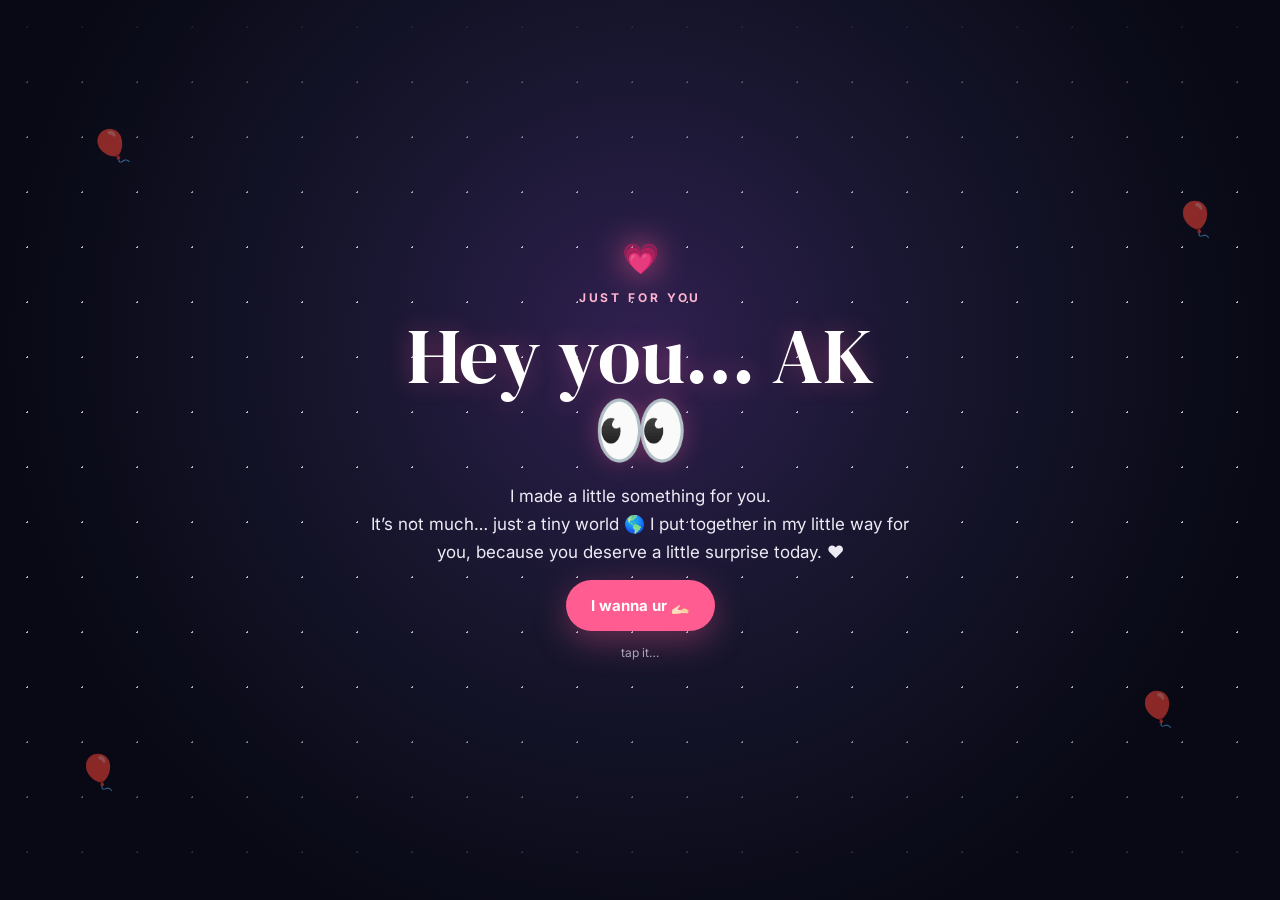
<file: public/page1-preview.html>
<!doctype html>
<html lang="en">
<head>
<meta charset="utf-8">
<meta name="viewport" content="width=device-width,initial-scale=1,viewport-fit=cover">
<title>Page 1 Interaction Preview 💗</title>
<link rel="preconnect" href="https://fonts.googleapis.com">
<link rel="preconnect" href="https://fonts.gstatic.com" crossorigin>
<link href="https://fonts.googleapis.com/css2?family=DM+Serif+Display&family=Inter:wght@500;600;700&display=swap" rel="stylesheet">
<style>
*{box-sizing:border-box}html,body{margin:0;min-height:100%;font-family:Inter,sans-serif;background:#080914;color:#fff;overflow:hidden}body{min-height:100svh}.screen{min-height:100svh;position:relative;display:flex;align-items:center;justify-content:center;text-align:center;padding:28px;overflow:hidden;background:radial-gradient(circle at 50% 38%,#302050 0,#17162e 35%,#080914 75%)}.stars{position:absolute;inset:0;opacity:.7;background-image:radial-gradient(#fff 1px,transparent 1px);background-size:55px 55px;mask-image:linear-gradient(to bottom,transparent,#000 25%,#000 75%,transparent)}.content{position:relative;z-index:3;width:min(92vw,540px);display:flex;flex-direction:column;align-items:center;gap:14px}.kicker{font-size:12px;letter-spacing:.24em;font-weight:700;color:#ffb4d0}.heart{font-size:30px;filter:drop-shadow(0 0 16px #ff5d91);animation:float 2.8s ease-in-out infinite}.title{font-family:'DM Serif Display',serif;font-size:clamp(48px,14vw,78px);font-weight:400;line-height:.95;margin:0;color:#fff;text-shadow:0 0 24px rgba(255,93,145,.32)}.copy{font-size:17px;line-height:1.65;color:#eeeaf5;margin:0}.btn{border:0;border-radius:999px;padding:16px 25px;font:700 15px Inter,sans-serif;color:#fff;background:#ff5d91;box-shadow:0 10px 34px rgba(255,93,145,.35);cursor:pointer;transition:transform .16s,box-shadow .16s}.btn:active{transform:scale(.94)}.hint{font-size:12px;color:#aaa6b8}.hand-scene{display:none;position:absolute;inset:0;z-index:5;align-items:center;justify-content:flex-end;flex-direction:column;padding-bottom:14svh;background:radial-gradient(circle at 50% 55%,#3a244e 0,#17162e 40%,#080914 82%);opacity:0;transform:scale(1.02);transition:opacity .45s,transform .7s}.hand-scene.show{display:flex;opacity:1;transform:scale(1)}.waiting{font-family:'DM Serif Display',serif;font-size:clamp(32px,8vw,48px);margin:0 0 5px;text-shadow:0 0 20px rgba(255,93,145,.28);opacity:0;transform:translateY(10px);transition:.7s .35s}.show .waiting{opacity:1;transform:none}.closer{font-size:13px;color:#bdb7c8;letter-spacing:.04em;opacity:0;transition:.7s .55s}.show .closer{opacity:1}.hand{font-size:clamp(105px,31vw,180px);line-height:1;margin-top:18px;filter:drop-shadow(0 0 18px rgba(255,110,160,.3));animation:breathe 2.2s ease-in-out infinite;cursor:pointer;user-select:none;transform-origin:50% 100%}.touch{position:absolute;width:28px;height:28px;border:2px solid #ffb4d0;border-radius:50%;left:50%;bottom:24svh;transform:translate(-50%,50%) scale(.4);opacity:0}.show .touch{animation:ripple 2.2s ease-out 1s infinite}.particles{position:absolute;inset:0;pointer-events:none}.p{position:absolute;font-size:18px;opacity:0;animation:rise 3.2s linear infinite}.p:nth-child(1){left:15%;bottom:15%;animation-delay:.2s}.p:nth-child(2){left:76%;bottom:12%;animation-delay:1.1s}.p:nth-child(3){left:30%;bottom:5%;animation-delay:1.8s}.p:nth-child(4){left:66%;bottom:8%;animation-delay:2.3s}.connected{position:absolute;inset:0;z-index:7;display:none;align-items:center;justify-content:center;flex-direction:column;background:rgba(8,9,20,.7);backdrop-filter:blur(5px)}.connected.show{display:flex;animation:fade .9s forwards}.hands{font-size:90px;filter:drop-shadow(0 0 25px #ff5d91)}.connected h2{font-family:'DM Serif Display',serif;font-size:40px;margin:12px 0 0}.connected p{color:#ddd6e5}.burst{position:absolute;font-size:24px;left:50%;top:50%;animation:burst 1.3s ease-out forwards}.b1{transform:rotate(-15deg);top:14%;left:7%}.b2{top:22%;right:5%}.b3{bottom:12%;left:6%}.b4{bottom:19%;right:8%}.balloon{position:absolute;font-size:34px;opacity:.55;animation:float 4s ease-in-out infinite;z-index:1}@keyframes float{50%{transform:translateY(-10px) rotate(2deg)}}@keyframes breathe{50%{transform:translateY(-8px) rotate(-2deg) scale(1.03)}}@keyframes ripple{to{transform:translate(-50%,50%) scale(3);opacity:0}}@keyframes rise{0%{transform:translateY(20px) scale(.7);opacity:0}25%{opacity:.8}100%{transform:translateY(-45vh) rotate(25deg);opacity:0}}@keyframes burst{to{transform:translate(var(--x),var(--y)) scale(.4) rotate(180deg);opacity:0}}@keyframes fade{0%{opacity:0}30%{opacity:1}100%{opacity:0}}
</style>
</head>
<body>
<section class="screen" id="intro">
<div class="stars"></div><span class="balloon b1">🎈</span><span class="balloon b2">🎈</span><span class="balloon b3">🎈</span><span class="balloon b4">🎈</span>
<div class="content"><div class="heart">💗</div><span class="kicker">JUST FOR YOU</span><h1 class="title">Hey you… AK 👀</h1><p class="copy">I made a little something for you.<br>It’s not much… just a tiny world 🌎 I put together in my little way for you, because you deserve a little surprise today. ❤️</p><button class="btn" id="start">I wanna ur 🫴🏻</button><span class="hint">tap it…</span></div>
</section>
<section class="hand-scene" id="handScene">
<div class="stars"></div><div class="particles"><span class="p">💗</span><span class="p">✨</span><span class="p">💕</span><span class="p">✦</span></div>
<div class="content"><h2 class="waiting">I was waiting for you… 🫴🏻</h2><span class="closer">come a little closer</span><div class="hand" id="hand" aria-label="Tap the waiting hand">🫴🏻</div><div class="touch"></div></div>
</section>
<section class="connected" id="connected"><div class="hands">🫴🏻 🫱🏻‍🫲🏻</div><h2>There you are. ❤️</h2><p>Now let's start your surprise…</p></section>
<script>
const start=document.getElementById('start'), scene=document.getElementById('handScene'), hand=document.getElementById('hand'), connected=document.getElementById('connected');
start.addEventListener('click',()=>{document.getElementById('intro').style.opacity='0';setTimeout(()=>{scene.classList.add('show')},250)});
hand.addEventListener('click',()=>{hand.style.animation='none';hand.style.transform='translateY(-18px) scale(1.08)';for(let i=0;i<22;i++){const s=document.createElement('span');s.className='burst';s.textContent=['💗','💕','✨','♥'][i%4];s.style.setProperty('--x',`${Math.random()*70-35}vw`);s.style.setProperty('--y',`${Math.random()*70-35}vh`);connected.appendChild(s)}setTimeout(()=>connected.classList.add('show'),180);});
</script>
</body>
</html>
</file>
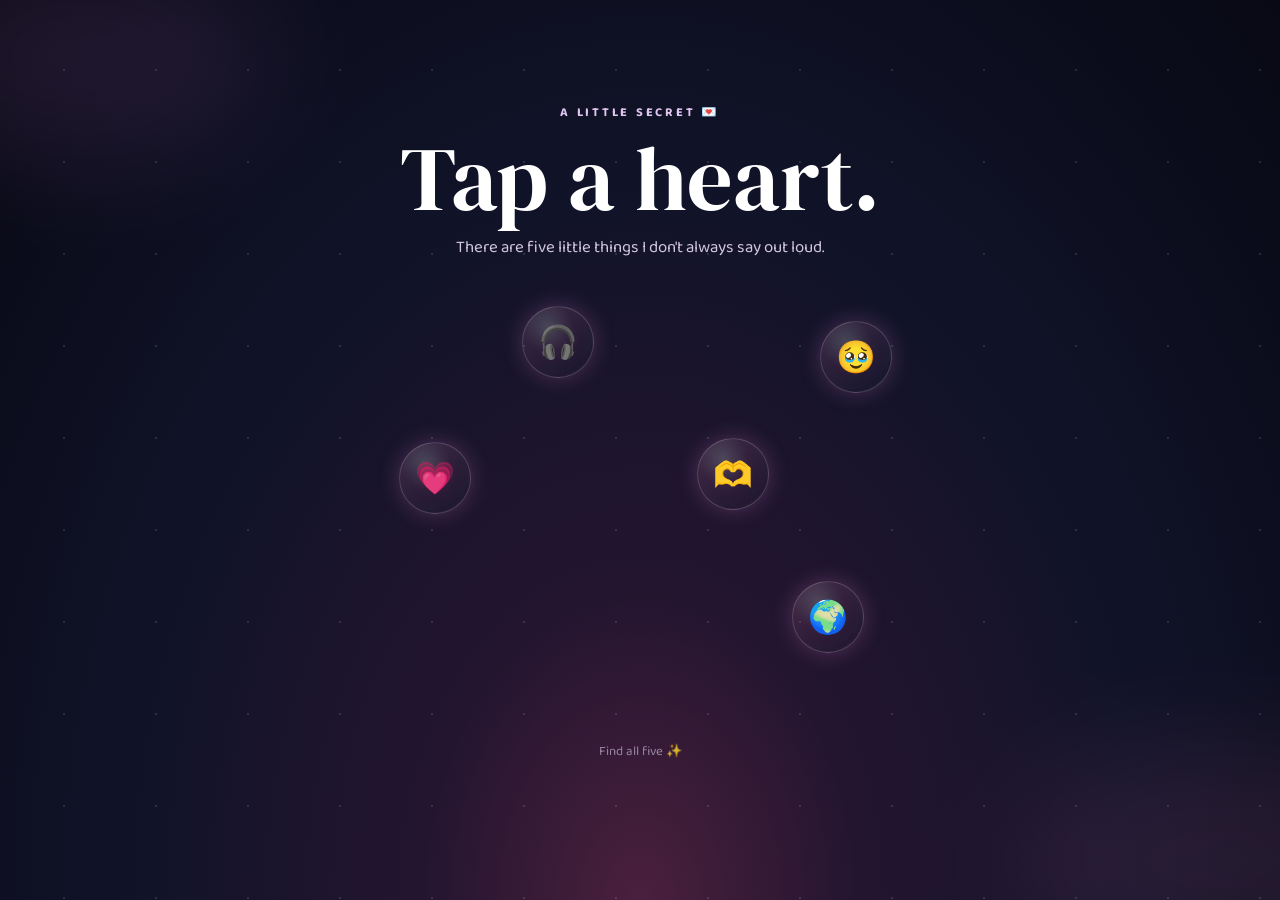
<file: public/page4.html>
<!doctype html>
<html lang="en">
<head>
<meta charset="UTF-8">
<meta name="viewport" content="width=device-width,initial-scale=1,viewport-fit=cover">
<title>Page 4 — A Little Secret 💌</title>
<link rel="preconnect" href="https://fonts.googleapis.com"><link rel="preconnect" href="https://fonts.gstatic.com" crossorigin>
<link href="https://fonts.googleapis.com/css2?family=Baloo+2:wght@500;600;700&family=DM+Serif+Display:ital@0;1&display=swap" rel="stylesheet">
<style>
*{box-sizing:border-box}html,body{margin:0;min-height:100%;background:#080914;color:#fff}body{font-family:'Baloo 2',system-ui,sans-serif;overflow:hidden}.story-screen{min-height:100svh;position:relative;display:grid;place-items:center;overflow:hidden;background:radial-gradient(ellipse at 50% 100%,#4a203d 0,#24152f 24%,#111329 55%,#080914 100%)}.story-screen:before,.story-screen:after{content:"";position:absolute;border-radius:50%;filter:blur(55px);pointer-events:none}.story-screen:before{width:360px;height:220px;background:#7d4b86;opacity:.18;top:-55px;left:-90px}.story-screen:after{width:420px;height:240px;background:#d26b93;opacity:.11;right:-150px;bottom:-80px}.stars{position:absolute;inset:0;background-image:radial-gradient(rgba(255,255,255,.9) 1px,transparent 1px);background-size:92px 92px;background-position:18px 24px;opacity:.13}.content{width:min(680px,92vw);position:relative;z-index:2;text-align:center;padding:34px 10px}.kicker{font-size:.78rem;letter-spacing:.22em;color:#dfc5ee;font-weight:700}.content h2{font-family:'DM Serif Display',Georgia,serif;font-size:clamp(2.8rem,11vw,5.6rem);font-weight:400;line-height:.95;margin:12px 0 12px}.subtitle{font-size:1.05rem;color:#d2c7dd;margin:0 auto;max-width:420px}.heart-field{position:relative;width:min(560px,100%);height:390px;margin:14px auto 0}.heart-bubble{position:absolute;width:72px;height:72px;border:1px solid rgba(255,218,239,.22);border-radius:50%;background:radial-gradient(circle at 35% 28%,rgba(255,255,255,.22),rgba(205,112,164,.13) 38%,rgba(78,58,105,.08) 70%,transparent 72%);box-shadow:0 0 22px rgba(239,142,224,.24),inset 0 0 18px rgba(255,255,255,.06);font-size:2rem;cursor:pointer;color:#fff;transition:transform .55s ease,opacity .45s ease,filter .45s ease,box-shadow .45s ease;animation:drift-a 5.4s ease-in-out infinite;touch-action:manipulation}.heart-bubble:hover{filter:brightness(1.2);box-shadow:0 0 32px rgba(255,157,231,.45),inset 0 0 20px rgba(255,255,255,.1)}.heart-bubble.found{opacity:.62;filter:saturate(.78);box-shadow:0 0 12px rgba(239,142,224,.16)}.heart-bubble.active{transform:scale(1.28)!important;opacity:1;filter:brightness(1.35);box-shadow:0 0 48px rgba(255,161,232,.72)}.heart-bubble:nth-child(1){left:7%;top:43%;animation-name:drift-a;animation-duration:5.6s;animation-delay:-.8s}.heart-bubble:nth-child(2){left:29%;top:8%;animation-name:drift-b;animation-duration:6.4s;animation-delay:-2.2s}.heart-bubble:nth-child(3){right:27%;top:42%;animation-name:drift-c;animation-duration:5.9s;animation-delay:-3.5s}.heart-bubble:nth-child(4){right:5%;top:12%;animation-name:drift-d;animation-duration:6.8s;animation-delay:-1.4s}.heart-bubble:nth-child(5){right:10%;bottom:3%;animation-name:drift-e;animation-duration:6.2s;animation-delay:-4s}.love-message{min-height:68px;max-width:520px;margin:0 auto;padding:0 14px;font-family:'DM Serif Display',Georgia,serif;font-size:clamp(1.25rem,4.5vw,1.75rem);font-style:italic;color:#f8eafa;opacity:0;transform:translateY(8px);transition:opacity .35s ease,transform .35s ease}.love-message.show{opacity:1;transform:none}.hint{margin-top:8px;color:#afa1bd;font-size:.82rem;opacity:.8}.complete{opacity:0;transform:translateY(8px);transition:.5s ease;margin-top:10px;color:#f5dce9;font-family:'DM Serif Display',Georgia,serif;font-size:1.35rem}.complete.show{opacity:1;transform:none}@keyframes drift-a{0%,100%{transform:translate(0,0) rotate(-3deg)}50%{transform:translate(4px,-15px) rotate(3deg)}}@keyframes drift-b{0%,100%{transform:translate(0,0) rotate(2deg)}35%{transform:translate(-7px,-10px) rotate(-2deg)}70%{transform:translate(5px,-18px) rotate(3deg)}}@keyframes drift-c{0%,100%{transform:translate(0,0) rotate(-2deg)}50%{transform:translate(-5px,-12px) rotate(4deg)}}@keyframes drift-d{0%,100%{transform:translate(0,0) rotate(3deg)}40%{transform:translate(6px,-16px) rotate(-3deg)}75%{transform:translate(-4px,-7px) rotate(1deg)}}@keyframes drift-e{0%,100%{transform:translate(0,0) rotate(-2deg)}30%{transform:translate(-5px,-8px) rotate(2deg)}65%{transform:translate(4px,-17px) rotate(-4deg)}}@media(max-width:500px){.heart-field{height:340px}.heart-bubble{width:64px;height:64px;font-size:1.75rem}.heart-bubble:nth-child(1){left:3%}.heart-bubble:nth-child(2){left:26%}.heart-bubble:nth-child(3){right:24%}.heart-bubble:nth-child(4){right:1%}.heart-bubble:nth-child(5){right:5%;bottom:0}.content{padding-top:24px}.subtitle{font-size:.98rem}}
</style>
</head>
<body>
<main class="story-screen love-screen"><div class="stars"></div><div class="content">
<span class="kicker">A LITTLE SECRET 💌</span>
<h2>Tap a heart.</h2>
<p class="subtitle">There are five little things I don't always say out loud.</p>
<div class="heart-field">
<button class="heart-bubble" data-i="0" aria-label="Hidden feeling one">💗</button>
<button class="heart-bubble" data-i="1" aria-label="Hidden feeling two">🎧</button>
<button class="heart-bubble" data-i="2" aria-label="Hidden feeling three">🫶</button>
<button class="heart-bubble" data-i="3" aria-label="Hidden feeling four">🥹</button>
<button class="heart-bubble" data-i="4" aria-label="Hidden feeling five">🌍</button>
</div>
<div id="loveMessage" class="love-message"></div>
<div class="hint" id="hint">Find all five ✨</div>
<div class="complete" id="complete">Okay… now you know. ❤️</div>
</div></main>
<script>
const love=[
 ['💗','Your smile can fix my whole mood.'],
 ['🎧','Your voice makes the distance feel smaller.'],
 ['🫶','I notice all those tiny things you think nobody notices.'],
 ['🥹','I miss you more than I usually know how to say.'],
 ['🌍','Different places. Same us.']
];
const message=document.getElementById('loveMessage'),hint=document.getElementById('hint'),complete=document.getElementById('complete');
const found=new Set();
document.querySelectorAll('.heart-bubble').forEach(b=>b.addEventListener('click',()=>{
 const i=Number(b.dataset.i); found.add(i); document.querySelectorAll('.heart-bubble').forEach(x=>x.classList.remove('active')); b.classList.add('active','found');
 message.textContent=love[i][1];message.classList.remove('show');requestAnimationFrame(()=>message.classList.add('show'));
 hint.textContent=found.size<5?`${found.size} of 5 discovered ✨`:'';
 if(found.size===5){setTimeout(()=>complete.classList.add('show'),500);setTimeout(()=>{hint.textContent='But there’s one thing distance keeps reminding me…';},1100);}
}));
</script>
</body>
</html>
</file>
